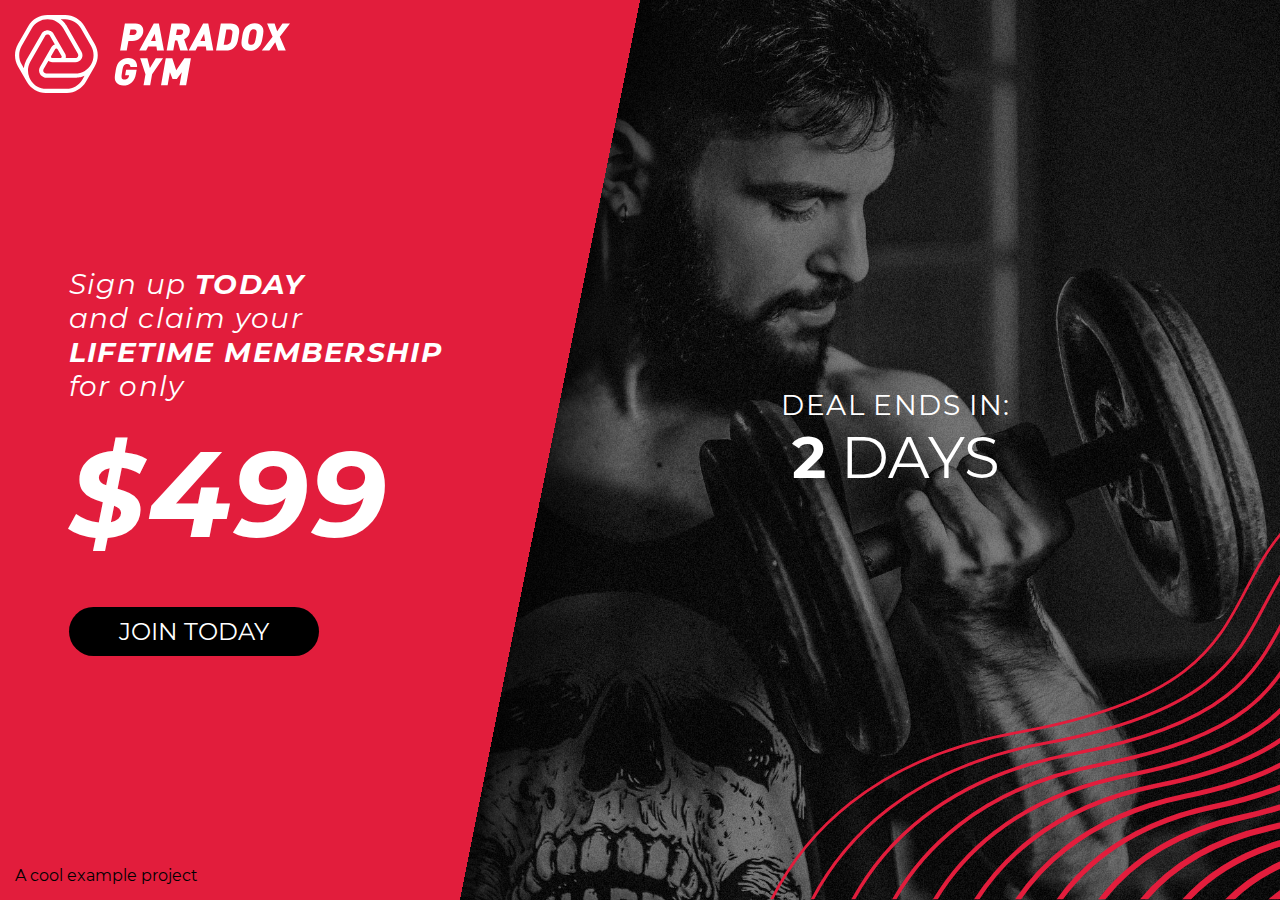
<file: my_web_site/Gym/index.html>
<!DOCTYPE html>
<html lang="de">
<head>
    <meta charset="UTF-8">
    <meta http-equiv="X-UA-Compatible" content="IE=edge">
    <meta name="viewport" content="width=device-width, initial-scale=1.0">

    <link rel="stylesheet" href="./lib/montserrat/webfonts/Montserrat.css">
    <link rel="stylesheet" href="styles/main.css">
    <title>Paradox Gym</title>
</head>
<body>
    <div class="page-container">
        <div class="page">
            <div class="main-content">
                <header>
                    <img src="images/logo.svg" class="logo" alt="Logo of Paradox Gym">
                </header>
                <main class="main-offer">
                    <h1 class="main-heading">
                        Sign up <strong>today</strong><br>
                        and claim your<br>
                        <strong>lifetime membership</strong><br>
                        for only<br>
                        <strong class="main-offer-price">$499</strong>
                    </h1>
                    <a href="#" class="join-today">Join today</a>
                </main>
            </div>
            <section class="countdown">
                <h2 class="countdown-heading">Deal ends in:</h2>
                <p class="countdown-paragraph"><strong>2</strong> days</p>
            </section>
        </div>
        <footer>
            <p class="footer-paragraph">A cool example project</p>
        </footer>
    </div>
</body>
</html>
</file>
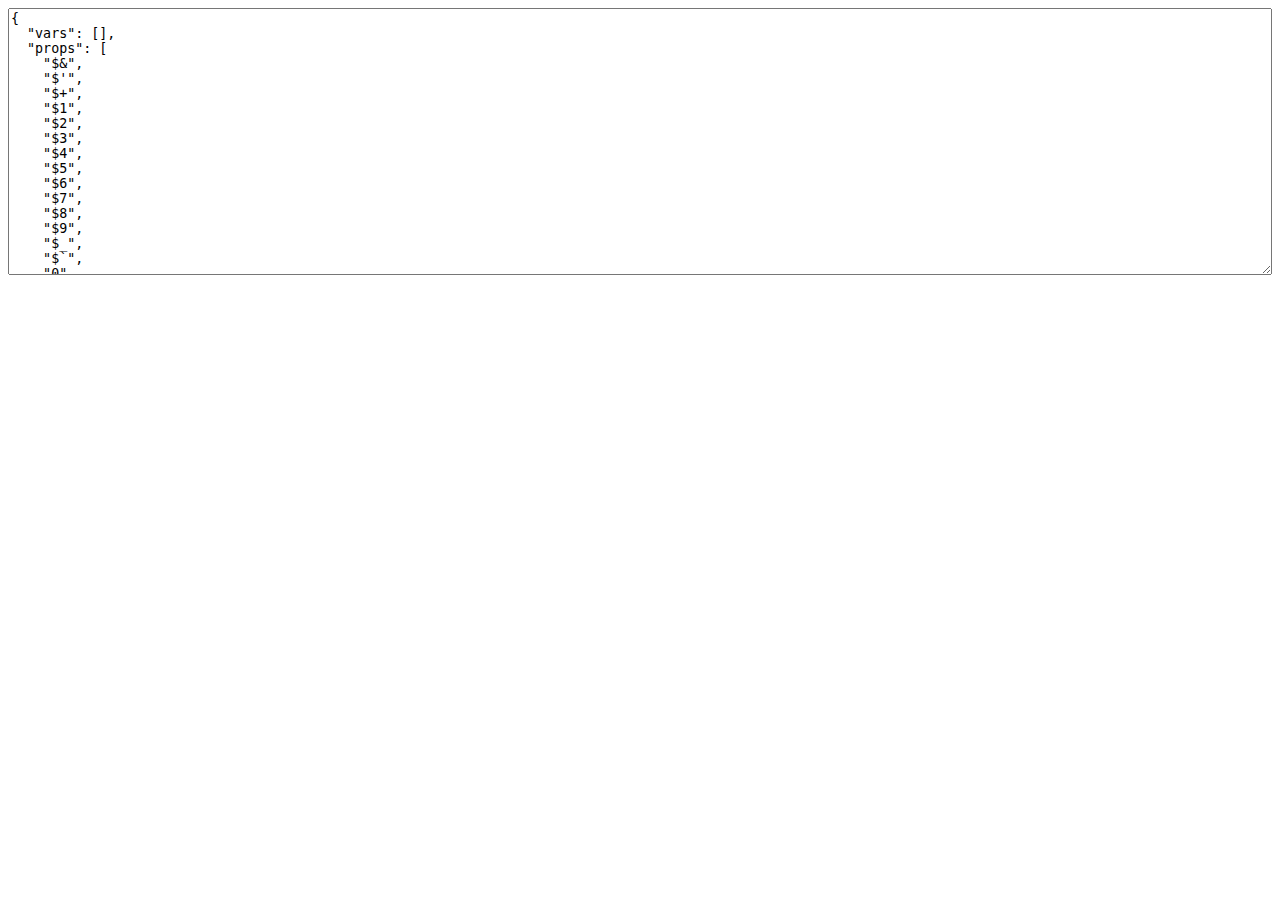
<file: NodeApp/node_modules/uglify-js/tools/props.html>
<html>
  <head>
  </head>
  <body>
    <script>(function(){
      var props = {};

      function addObject(obj) {
        if (obj == null) return;
        try {
          Object.getOwnPropertyNames(obj).forEach(add);
        } catch(ex) {}
        if (obj.prototype) {
          Object.getOwnPropertyNames(obj.prototype).forEach(add);
        }
        if (typeof obj == "function") {
          try {
            Object.getOwnPropertyNames(new obj).forEach(add);
          } catch(ex) {}
        }
      }

      function add(name) {
        props[name] = true;
      }

      Object.getOwnPropertyNames(window).forEach(function(thing){
        addObject(window[thing]);
      });

      try {
        addObject(new Event("click"));
        addObject(new Event("contextmenu"));
        addObject(new Event("mouseup"));
        addObject(new Event("mousedown"));
        addObject(new Event("keydown"));
        addObject(new Event("keypress"));
        addObject(new Event("keyup"));
      } catch(ex) {}

      var ta = document.createElement("textarea");
      ta.style.width = "100%";
      ta.style.height = "20em";
      ta.style.boxSizing = "border-box";
      <!-- ta.value = Object.keys(props).sort(cmp).map(function(name){ -->
      <!--   return JSON.stringify(name); -->
      <!-- }).join(",\n"); -->
      ta.value = JSON.stringify({
        vars: [],
        props: Object.keys(props).sort(cmp)
      }, null, 2);
      document.body.appendChild(ta);

      function cmp(a, b) {
        a = a.toLowerCase();
        b = b.toLowerCase();
        return a < b ? -1 : a > b ? 1 : 0;
      }
    })();</script>
  </body>
</html>
</file>
<file: my_web_site/Gym/lib/montserrat/webfonts/Montserrat.css>
/** =================== MONTSERRAT =================== **/

/** Montserrat Thin **/
@font-face {
    font-family: "Montserrat";
    font-weight: 100;
    font-style: normal;
    src: url("Montserrat-Thin.woff2") format("woff2"),
         url("Montserrat-Thin.woff") format("woff");
}

/** Montserrat Thin-Italic **/
@font-face {
    font-family: "Montserrat";
    font-weight: 100;
    font-style: italic;
    src: url("Montserrat-ThinItalic.woff2") format("woff2"),
         url("Montserrat-ThinItalic.woff") format("woff");
}

/** Montserrat ExtraLight **/
@font-face {
    font-family: "Montserrat";
    font-weight: 200;
    font-style: normal;
    src: url("Montserrat-ExtraLight.woff2") format("woff2"),
         url("Montserrat-ExtraLight.woff") format("woff");
}

/** Montserrat ExtraLight-Italic **/
@font-face {
    font-family: "Montserrat";
    font-weight: 200;
    font-style: italic;
    src: url("Montserrat-ExtraLightItalic.woff2") format("woff2"),
         url("Montserrat-ExtraLightItalic.woff") format("woff");
}

/** Montserrat Light **/
@font-face {
    font-family: "Montserrat";
    font-weight: 300;
    font-style: normal;
    src: url("Montserrat-Light.woff2") format("woff2"),
         url("Montserrat-Light.woff") format("woff");
}

/** Montserrat Light-Italic **/
@font-face {
    font-family: "Montserrat";
    font-weight: 300;
    font-style: italic;
    src: url("Montserrat-LightItalic.woff2") format("woff2"),
         url("Montserrat-LightItalic.woff") format("woff");
}

/** Montserrat Regular **/
@font-face {
    font-family: "Montserrat";
    font-weight: 400;
    font-style: normal;
    src: url("Montserrat-Regular.woff2") format("woff2"),
         url("Montserrat-Regular.woff") format("woff");
}

/** Montserrat Regular-Italic **/
@font-face {
    font-family: "Montserrat";
    font-weight: 400;
    font-style: italic;
    src: url("Montserrat-Italic.woff2") format("woff2"),
         url("Montserrat-Italic.woff") format("woff");
}

/** Montserrat Medium **/
@font-face {
    font-family: "Montserrat";
    font-weight: 500;
    font-style: normal;
    src: url("Montserrat-Medium.woff2") format("woff2"),
         url("Montserrat-Medium.woff") format("woff");
}

/** Montserrat Medium-Italic **/
@font-face {
    font-family: "Montserrat";
    font-weight: 500;
    font-style: italic;
    src: url("Montserrat-MediumItalic.woff2") format("woff2"),
         url("Montserrat-MediumItalic.woff") format("woff");
}

/** Montserrat SemiBold **/
@font-face {
    font-family: "Montserrat";
    font-weight: 600;
    font-style: normal;
    src: url("Montserrat-SemiBold.woff2") format("woff2"),
         url("Montserrat-SemiBold.woff") format("woff");
}

/** Montserrat SemiBold-Italic **/
@font-face {
    font-family: "Montserrat";
    font-weight: 600;
    font-style: italic;
    src: url("Montserrat-SemiBoldItalic.woff2") format("woff2"),
         url("Montserrat-SemiBoldItalic.woff") format("woff");
}

/** Montserrat Bold **/
@font-face {
    font-family: "Montserrat";
    font-weight: 700;
    font-style: normal;
    src: url("Montserrat-Bold.woff2") format("woff2"),
         url("Montserrat-Bold.woff") format("woff");
}

/** Montserrat Bold-Italic **/
@font-face {
    font-family: "Montserrat";
    font-weight: 700;
    font-style: italic;
    src: url("Montserrat-BoldItalic.woff2") format("woff2"),
         url("Montserrat-BoldItalic.woff") format("woff");
}

/** Montserrat ExtraBold **/
@font-face {
    font-family: "Montserrat";
    font-weight: 800;
    font-style: normal;
    src: url("Montserrat-ExtraBold.woff2") format("woff2"),
         url("Montserrat-ExtraBold.woff") format("woff");
}

/** Montserrat ExtraBold-Italic **/
@font-face {
    font-family: "Montserrat";
    font-weight: 800;
    font-style: italic;
    src: url("Montserrat-ExtraBoldItalic.woff2") format("woff2"),
         url("Montserrat-ExtraBoldItalic.woff") format("woff");
}

/** Montserrat Black **/
@font-face {
    font-family: "Montserrat";
    font-weight: 900;
    font-style: normal;
    src: url("Montserrat-Black.woff2") format("woff2"),
         url("Montserrat-Black.woff") format("woff");
}

/** Montserrat Black-Italic **/
@font-face {
    font-family: "Montserrat";
    font-weight: 900;
    font-style: italic;
    src: url("Montserrat-BlackItalic.woff2") format("woff2"),
         url("Montserrat-BlackItalic.woff") format("woff");
}

/** =================== MONTSERRAT ALTERNATES =================== **/

/** Montserrat Alternates Thin **/
@font-face {
    font-family: "Montserrat Alternates";
    font-weight: 100;
    font-style: normal;
    src: url("MontserratAlternates-Thin.woff2") format("woff2"),
         url("MontserratAlternates-Thin.woff") format("woff");
}

/** Montserrat Alternates Thin-Italic **/
@font-face {
    font-family: "Montserrat Alternates";
    font-weight: 100;
    font-style: italic;
    src: url("MontserratAlternates-ThinItalic.woff2") format("woff2"),
         url("MontserratAlternates-ThinItalic.woff") format("woff");
}

/** Montserrat Alternates ExtraLight **/
@font-face {
    font-family: "Montserrat Alternates";
    font-weight: 200;
    font-style: normal;
    src: url("MontserratAlternates-ExtraLight.woff2") format("woff2"),
         url("MontserratAlternates-ExtraLight.woff") format("woff");
}

/** Montserrat Alternates ExtraLight-Italic **/
@font-face {
    font-family: "Montserrat Alternates";
    font-weight: 200;
    font-style: italic;
    src: url("MontserratAlternates-ExtraLightItalic.woff2") format("woff2"),
         url("MontserratAlternates-ExtraLightItalic.woff") format("woff");
}

/** Montserrat Alternates Light **/
@font-face {
    font-family: "Montserrat Alternates";
    font-weight: 300;
    font-style: normal;
    src: url("MontserratAlternates-Light.woff2") format("woff2"),
         url("MontserratAlternates-Light.woff") format("woff");
}

/** Montserrat Alternates Light-Italic **/
@font-face {
    font-family: "Montserrat Alternates";
    font-weight: 300;
    font-style: italic;
    src: url("MontserratAlternates-LightItalic.woff2") format("woff2"),
         url("MontserratAlternates-LightItalic.woff") format("woff");
}

/** Montserrat Alternates Regular **/
@font-face {
    font-family: "Montserrat Alternates";
    font-weight: 400;
    font-style: normal;
    src: url("MontserratAlternates-Regular.woff2") format("woff2"),
         url("MontserratAlternates-Regular.woff") format("woff");
}

/** Montserrat Alternates Regular-Italic **/
@font-face {
    font-family: "Montserrat Alternates";
    font-weight: 400;
    font-style: italic;
    src: url("MontserratAlternates-Italic.woff2") format("woff2"),
         url("MontserratAlternates-Italic.woff") format("woff");
}

/** Montserrat Alternates Medium **/
@font-face {
    font-family: "Montserrat Alternates";
    font-weight: 500;
    font-style: normal;
    src: url("MontserratAlternates-Medium.woff2") format("woff2"),
         url("MontserratAlternates-Medium.woff") format("woff");
}

/** Montserrat Alternates Medium-Italic **/
@font-face {
    font-family: "Montserrat Alternates";
    font-weight: 500;
    font-style: italic;
    src: url("MontserratAlternates-MediumItalic.woff2") format("woff2"),
         url("MontserratAlternates-MediumItalic.woff") format("woff");
}

/** Montserrat Alternates SemiBold **/
@font-face {
    font-family: "Montserrat Alternates";
    font-weight: 600;
    font-style: normal;
    src: url("MontserratAlternates-SemiBold.woff2") format("woff2"),
         url("MontserratAlternates-SemiBold.woff") format("woff");
}

/** Montserrat Alternates SemiBold-Italic **/
@font-face {
    font-family: "Montserrat Alternates";
    font-weight: 600;
    font-style: italic;
    src: url("MontserratAlternates-SemiBoldItalic.woff2") format("woff2"),
         url("MontserratAlternates-SemiBoldItalic.woff") format("woff");
}

/** Montserrat Alternates Bold **/
@font-face {
    font-family: "Montserrat Alternates";
    font-weight: 700;
    font-style: normal;
    src: url("MontserratAlternates-Bold.woff2") format("woff2"),
         url("MontserratAlternates-Bold.woff") format("woff");
}

/** Montserrat Alternates Bold-Italic **/
@font-face {
    font-family: "Montserrat Alternates";
    font-weight: 700;
    font-style: italic;
    src: url("MontserratAlternates-BoldItalic.woff2") format("woff2"),
         url("MontserratAlternates-BoldItalic.woff") format("woff");
}

/** Montserrat Alternates ExtraBold **/
@font-face {
    font-family: "Montserrat Alternates";
    font-weight: 800;
    font-style: normal;
    src: url("MontserratAlternates-ExtraBold.woff2") format("woff2"),
         url("MontserratAlternates-ExtraBold.woff") format("woff");
}

/** Montserrat Alternates ExtraBold-Italic **/
@font-face {
    font-family: "Montserrat Alternates";
    font-weight: 800;
    font-style: italic;
    src: url("MontserratAlternates-ExtraBoldItalic.woff2") format("woff2"),
         url("MontserratAlternates-ExtraBoldItalic.woff") format("woff");
}

/** Montserrat Alternates Black **/
@font-face {
    font-family: "Montserrat Alternates";
    font-weight: 900;
    font-style: normal;
    src: url("MontserratAlternates-Black.woff2") format("woff2"),
         url("MontserratAlternates-Black.woff") format("woff");
}

/** Montserrat Alternates Black-Italic **/
@font-face {
    font-family: "Montserrat";
    font-weight: 900;
    font-style: italic;
    src: url("MontserratAlternates-BlackItalic.woff2") format("woff2"),
         url("MontserratAlternates-BlackItalic.woff") format("woff");
}
</file>
<file: my_web_site/Gym/styles/main.css>
* {
    box-sizing: border-box;
}

html {
    min-height: 100%;
    /* 16px * 0.625 = 10px */ 
    font-size: 0.625em; 
}

@media (min-width: 100em) {
    html {
        font-size: 0.75em;
    }
}
@media (min-width: 120em) {
    html {
        font-size: 0.9em;
    }
}
@media (min-width: 140em) {
    html {
        font-size: 1.05em;
    }
}

body {
    font-family: 'Montserrat', sans-serif;
    font-size: 1.6rem;
    min-height: 100%;
    margin: 0;
    padding: 0;
    background-color: rgb(100, 100, 100);

    /* Breite: 150px, Höhe 650px */
    /* Verhältnis Breite:Höhe ist 1:5 */
    /* In degree: 11.31deg */

    background-image: 
        linear-gradient(101.31deg, rgb(226,29,60) 50%, rgba(0, 0, 0, 0.5) 50%, transparent 55%),
        url("../images/waves-cropped.svg"),
        linear-gradient(0deg, rgba(0, 0, 0, 0.5) 0%, rgba(0, 0, 0, 0.5) 100%),
        url("../images/pexels-cesar-galeao-3289711-gray.jpg");

    background-attachment: 
        fixed,
        fixed, 
        fixed, 
        fixed;

    background-repeat: 
        no-repeat,
        no-repeat,
        no-repeat,
        no-repeat;

    background-size: 
        100% 100%,
        40% auto,
        100% 100%,
        calc(50% + 20vh) auto;

    background-position: 
        -10vh 50%,
        100% 100%,
        50% 50%,
        100% 25%;
}

@media (max-width: 62.5em) {
    body {
        background-color: rgb(226,29,60);
        background-image: url("../images/waves-white-cropped.svg");
        background-attachment: initial;
        background-repeat: no-repeat;
        background-position: 100% 100%;
        background-size: 33vw auto;
    }
}
@media (max-width: 30em) {
    body {
        background-image: none;
    }
}

.page {
    display: flex;
    flex-direction: row;
    flex: 1 0 auto;
}

@media (max-width: 62.5em) {
    .page {
        flex-direction: column;
    }
}

.page-container {
    display: flex;
    flex-direction: column;
    min-height: 100vh;
}

.main-content {
    flex: 0 0 40%;

    display: flex;
    flex-direction: column;
}

.countdown {
    flex: 0 1 60%;

    display: flex;
    flex-direction: column;
    justify-content: center;
}

.logo {
    width: 27.5rem;
    margin-top: 1.5rem;
    margin-left: 1.5rem;
}

@media (max-width: 62.5em) { 
    .logo {
        display: block;
        margin-left: auto;
        margin-right: auto;
    }
}

.main-offer {
    margin: 7.5rem 1.5rem 10rem 1.5rem;
    align-self: center;
    flex: 1 0 auto;
    display: flex;
    flex-direction: column;
    align-items: flex-start;
    justify-content: center;
}
@media (max-width: 62.5em) {  
    .main-offer {
        align-items: center;
        margin-bottom: 3rem;
    }
}

.main-heading {
    margin: 0;
    letter-spacing: 0.05em;
    font-style: italic;
    font-size: 2.8rem;
    font-weight: normal;
    color: white;
}
@media (max-width: 62.5em) {  
    .main-heading {
        text-align: center;
    } 
}

.main-heading > strong {
    text-transform: uppercase;
}

.main-offer-price {
    display: block;
    font-size: 12rem;
    margin-top: 1.8rem;
}

.join-today {
    display: inline-block;
    font-size: 2.4rem;
    background-color: black;
    color: white;
    border-radius: 99999rem;
    text-transform: uppercase;
    text-decoration: none;
    padding: 1rem 5rem;
    margin-top: 4rem;
}

.join-today:hover {
    background-color: rgb(50, 50, 50);
}

.footer-paragraph {
    margin: 1.5rem 0 1.5rem 1.5rem;
    color: black;
}

.countdown-heading {
    margin: 3rem 0 0 0;
    color: white;
    text-align: center;
    letter-spacing: 0.05em;
    font-weight: normal;
    font-size: 2.8rem;
    text-transform: uppercase;
}

.countdown-paragraph {
    margin: 0;
    color: white;
    text-align: center;
    text-transform: uppercase;
    font-size: 5.8rem;
}
</file>
